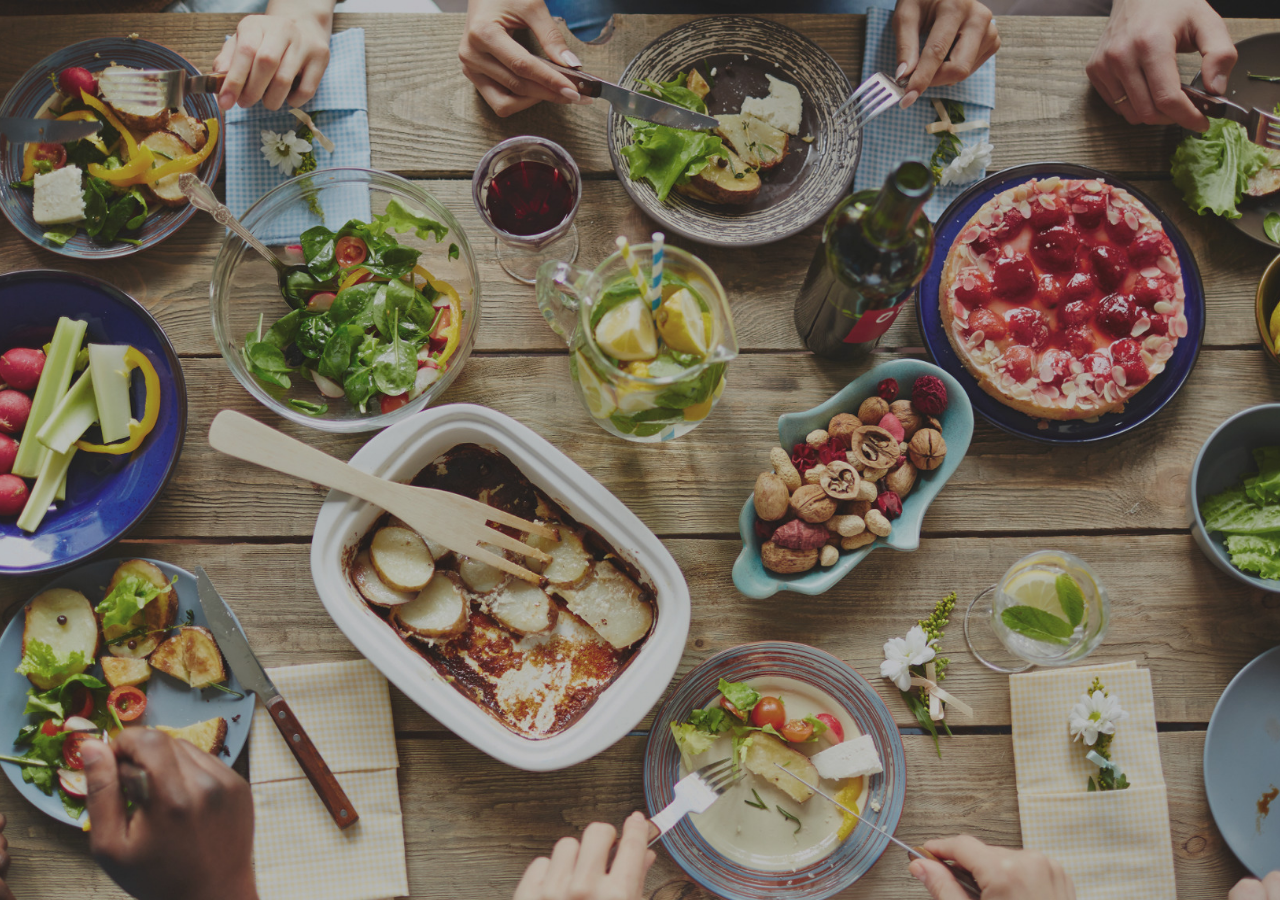
<file: index.html>
<!DOCTYPE html>
<html>
<head>
        <meta charset="UTF-8">
        <meta http-equiv="X-UA-Compatible" content="IE=edge">
        <meta name="viewport" content="width=device-width, initial-scale=1.0">
        <title>Titre en attente...</title>
        <link rel="stylesheet" href="style.css">
</head>
<body>
        <?php 
        require_once ('/menu-deroulant/entete.html'); 
        ?>

</body>




</html>
</file>
<file: style.css>
html { 
    margin:0;
    padding:0;
    background: url(images/repas.jpg)  no-repeat center fixed; 
    background-size: cover; 
  }
</file>
